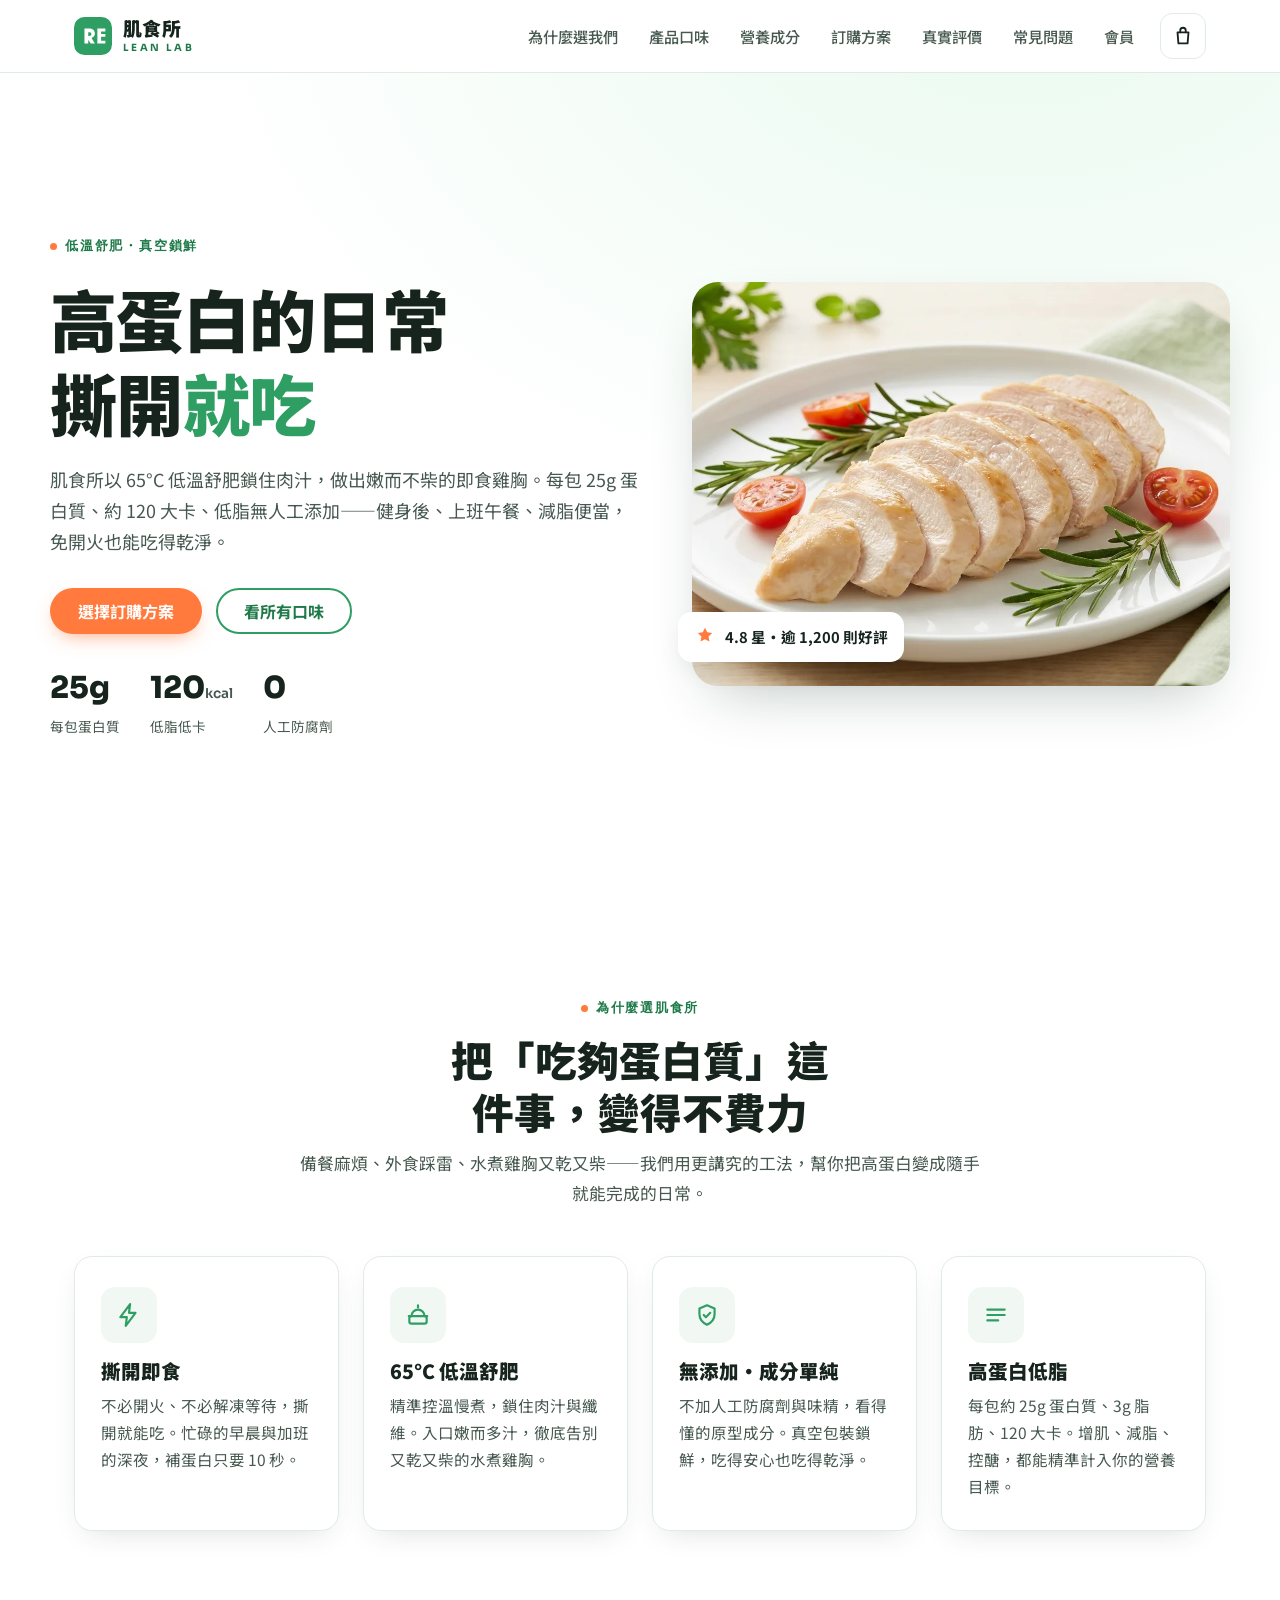
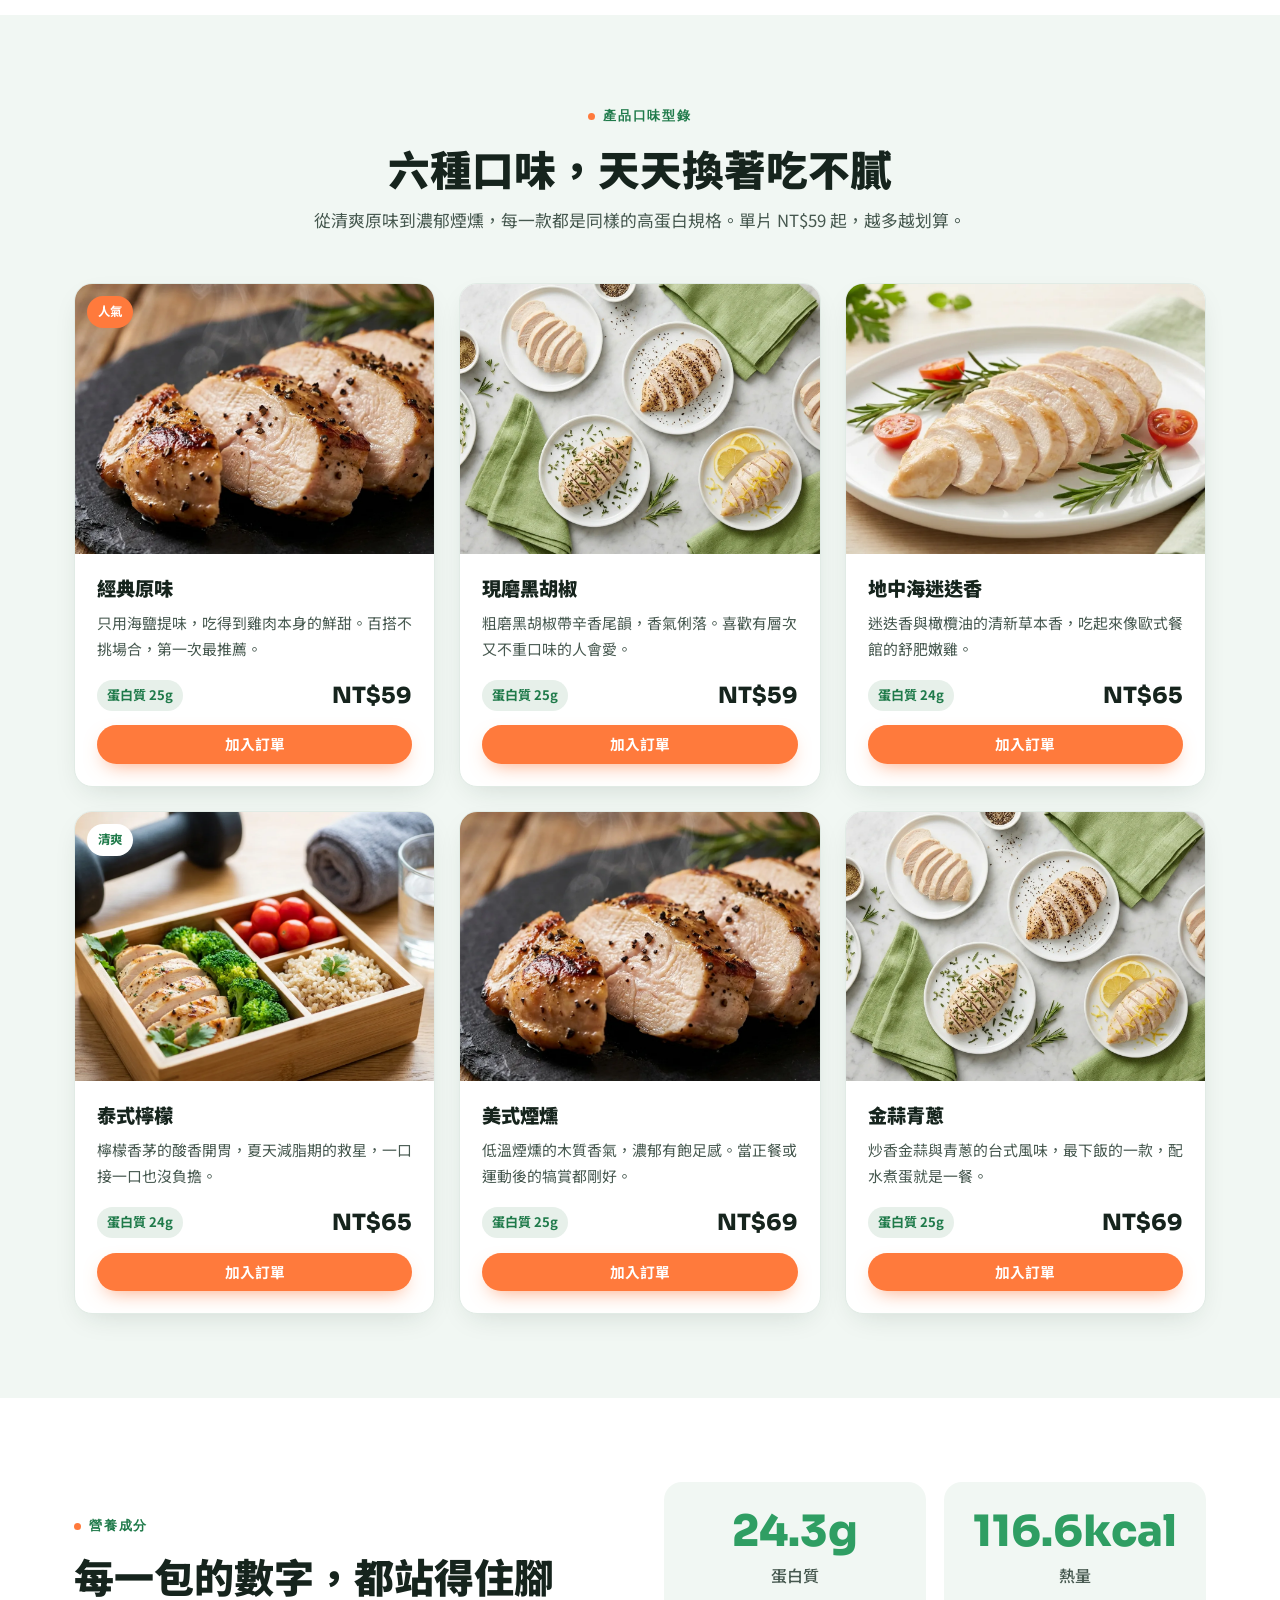
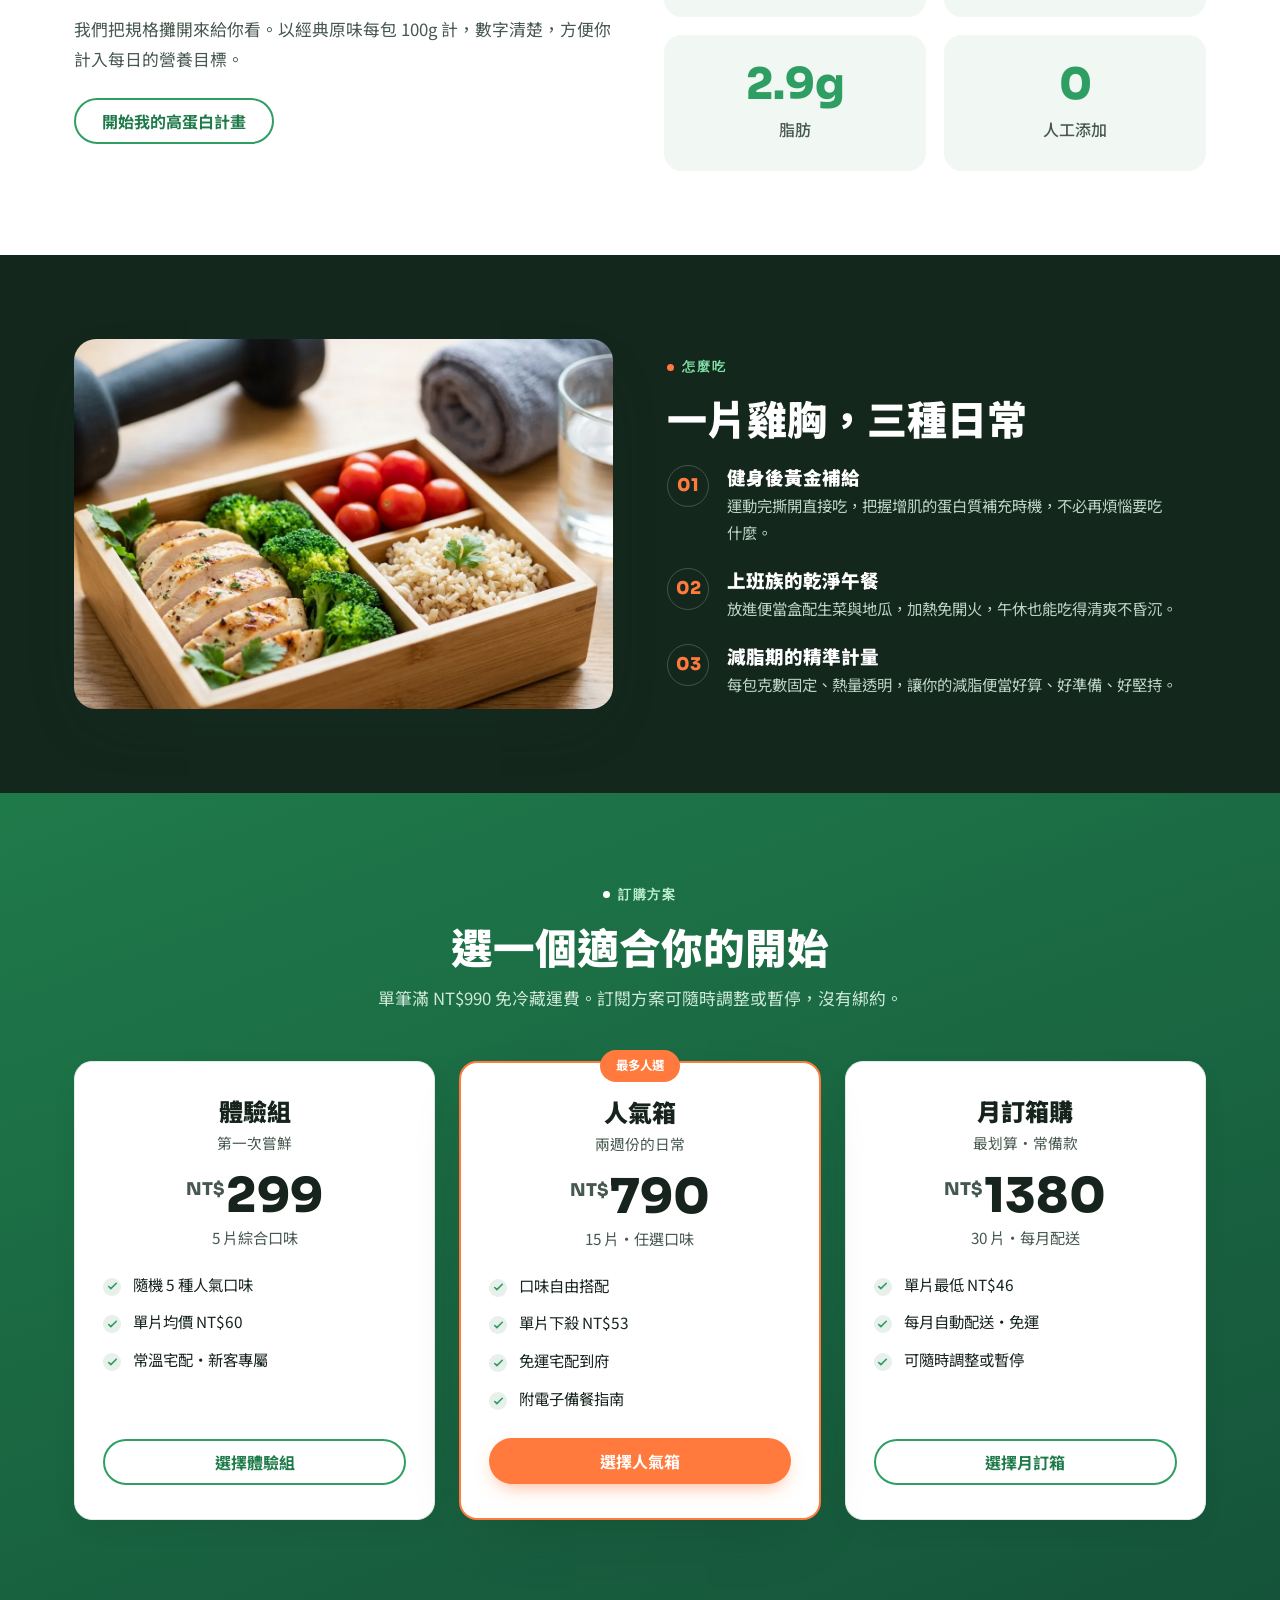
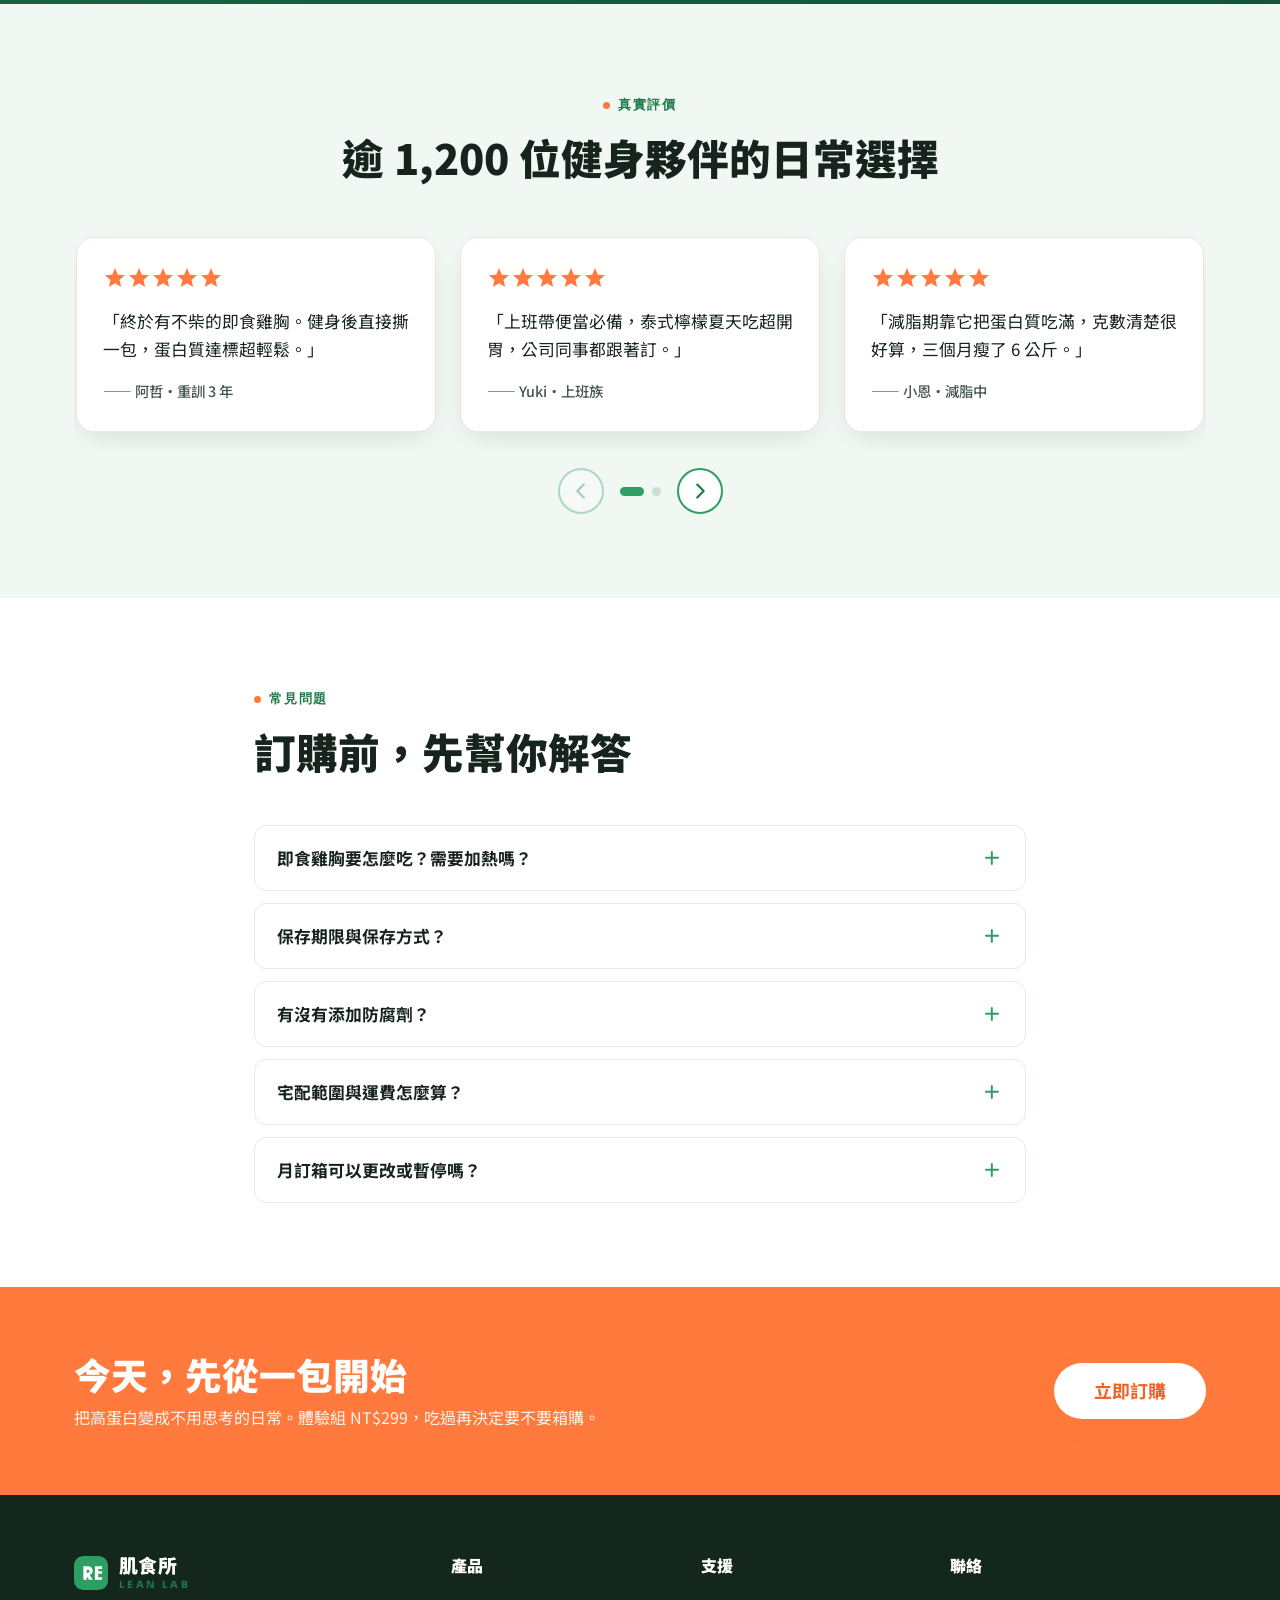
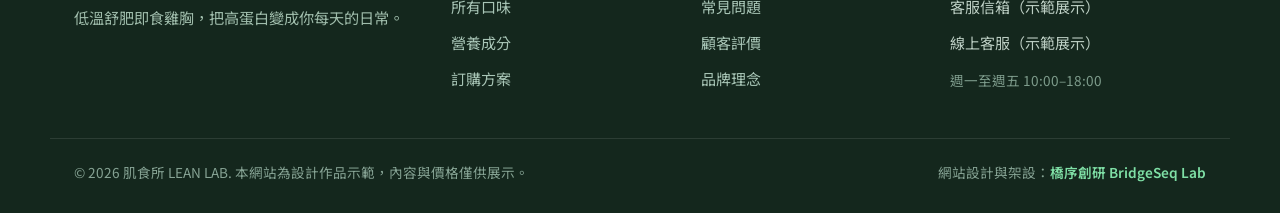
<file: index.html>
<!DOCTYPE html>
<html lang="zh-Hant">
<head>
<meta charset="UTF-8">
<meta name="viewport" content="width=device-width, initial-scale=1">
<title>肌食所 LEAN LAB｜低溫舒肥即食雞胸・高蛋白免開火</title>
<meta name="description" content="肌食所 LEAN LAB 是台灣健身族的高蛋白即食雞胸品牌。低溫舒肥鎖鮮、撕開即食、每包 25g 蛋白質、低脂無人工添加。多種口味、體驗組與箱購方案，宅配到府。">
<meta name="keywords" content="即食雞胸,舒肥雞胸,高蛋白,健身餐,減脂餐,低脂雞胸肉,雞胸肉宅配,水煮雞胸,健身便當">
<link rel="canonical" href="https://izzo24.github.io/leanlab/">
<meta property="og:type" content="website">
<meta property="og:locale" content="zh_TW">
<meta property="og:site_name" content="肌食所 LEAN LAB">
<meta property="og:title" content="肌食所 LEAN LAB｜低溫舒肥即食雞胸・高蛋白免開火">
<meta property="og:description" content="低溫舒肥鎖鮮、撕開即食、每包 25g 蛋白質、低脂無添加。健身族與上班族的高蛋白日常。">
<meta property="og:url" content="https://izzo24.github.io/leanlab/">
<meta property="og:image" content="https://izzo24.github.io/leanlab/images/hero.webp">
<meta name="twitter:card" content="summary_large_image">
<meta name="theme-color" content="#2f9e63">
<link rel="icon" href="data:image/svg+xml,%3Csvg xmlns='http://www.w3.org/2000/svg' viewBox='0 0 32 32'%3E%3Crect width='32' height='32' rx='8' fill='%232f9e63'/%3E%3Cpath d='M9 22V10h3.4c3.2 0 5 1.6 5 4.2 0 1.9-1 3.2-2.8 3.8L17.6 22h-3.5l-2.4-3.7H12V22H9zm3-6.1h.7c1.2 0 1.9-.6 1.9-1.6s-.7-1.5-1.9-1.5H12v3.1z' fill='%23fff'/%3E%3Cpath d='M19.4 22V10h7v2.5h-4v2h3.6v2.4H22.4v2.6h4.1V22h-7.1z' fill='%23fff'/%3E%3C/svg%3E">
<link rel="preconnect" href="https://fonts.googleapis.com">
<link rel="preconnect" href="https://fonts.gstatic.com" crossorigin>
<link href="https://fonts.googleapis.com/css2?family=Sora:wght@500;600;700;800&family=Noto+Sans+TC:wght@400;500;700;900&display=swap" rel="stylesheet">
<link rel="stylesheet" href="./assets/style.css?v=2">
<script type="application/ld+json">
{
  "@context": "https://schema.org",
  "@graph": [
    {
      "@type": "Organization",
      "@id": "https://izzo24.github.io/leanlab/#org",
      "name": "肌食所 LEAN LAB",
      "url": "https://izzo24.github.io/leanlab/",
      "logo": "https://izzo24.github.io/leanlab/images/hero.webp",
      "description": "台灣高蛋白即食雞胸品牌，低溫舒肥鎖鮮、撕開即食。",
      "areaServed": "TW"
    },
    {
      "@type": "WebSite",
      "@id": "https://izzo24.github.io/leanlab/#web",
      "url": "https://izzo24.github.io/leanlab/",
      "name": "肌食所 LEAN LAB",
      "inLanguage": "zh-Hant",
      "publisher": { "@id": "https://izzo24.github.io/leanlab/#org" }
    },
    {
      "@type": "Product",
      "name": "肌食所舒肥即食雞胸（綜合口味）",
      "image": "https://izzo24.github.io/leanlab/images/products.webp",
      "description": "低溫舒肥即食雞胸，每包 25g 蛋白質、約 120 大卡、低脂無人工添加，撕開即食。",
      "brand": { "@id": "https://izzo24.github.io/leanlab/#org" },
      "offers": {
        "@type": "AggregateOffer",
        "priceCurrency": "TWD",
        "lowPrice": "59",
        "highPrice": "1380",
        "offerCount": "3",
        "availability": "https://schema.org/InStock"
      },
      "aggregateRating": {
        "@type": "AggregateRating",
        "ratingValue": "4.8",
        "reviewCount": "1268"
      }
    },
    {
      "@type": "FAQPage",
      "mainEntity": [
        { "@type": "Question", "name": "即食雞胸要怎麼吃？需要加熱嗎？", "acceptedAnswer": { "@type": "Answer", "text": "撕開包裝即可直接食用。若喜歡溫熱口感，可連袋隔水加熱 3 分鐘，或剪開倒入碗中微波 40 秒。" } },
        { "@type": "Question", "name": "保存期限與保存方式？", "acceptedAnswer": { "@type": "Answer", "text": "冷藏保存，未開封可冷藏 21 天；冷凍可延長至 90 天。開封後請當餐食用完畢。" } },
        { "@type": "Question", "name": "有沒有添加防腐劑？", "acceptedAnswer": { "@type": "Answer", "text": "全系列不添加人工防腐劑與味精，以低溫舒肥與真空包裝鎖鮮，成分單純。" } },
        { "@type": "Question", "name": "宅配範圍與運費？", "acceptedAnswer": { "@type": "Answer", "text": "全台本島冷藏宅配，單筆滿 NT$990 免運，未滿酌收 NT$150 冷藏運費。離島請來訊洽詢。" } }
      ]
    },
    {
      "@type": "BreadcrumbList",
      "itemListElement": [
        { "@type": "ListItem", "position": 1, "name": "首頁", "item": "https://izzo24.github.io/leanlab/" },
        { "@type": "ListItem", "position": 2, "name": "產品口味", "item": "https://izzo24.github.io/leanlab/#products" },
        { "@type": "ListItem", "position": 3, "name": "訂購方案", "item": "https://izzo24.github.io/leanlab/#plans" }
      ]
    }
  ]
}
</script>
</head>
<body data-currency="NT$" data-ship-free="990" data-ship-fee="150">
<a class="skip" href="#main">跳至主要內容</a>

<header class="nav" id="top">
  <div class="wrap nav__in">
    <button class="burger" id="burger" aria-label="開啟選單" aria-expanded="false" aria-controls="menu"><span></span><span></span><span></span></button>
    <a class="brand" href="#top" aria-label="肌食所 LEAN LAB 首頁">
      <svg class="brand__mk" viewBox="0 0 40 40" width="38" height="38" aria-hidden="true"><rect width="40" height="40" rx="11" fill="#2f9e63"/><path d="M11 28V12h4.6c4 0 6.4 2 6.4 5.4 0 2.4-1.3 4-3.6 4.7L22 28h-4.4l-3-4.7H15V28h-4zm4-8h.9c1.5 0 2.4-.7 2.4-2s-.9-1.9-2.4-1.9H15V20z" fill="#fff"/><path d="M24.6 28V12H33v3.2h-4.5v2.6H33v3.1h-4.5V25H33v3h-8.4z" fill="#fff"/></svg>
      <span class="brand__tx"><b>肌食所</b><i>LEAN LAB</i></span>
    </a>
    <nav class="menu" id="menu" aria-label="主選單">
      <a href="#why">為什麼選我們</a>
      <a href="#products">產品口味</a>
      <a href="#nutrition">營養成分</a>
      <a href="#plans">訂購方案</a>
      <a href="#reviews">真實評價</a>
      <a href="#faq">常見問題</a>
    <a href="./member.html">會員</a></nav>
  </div>
</header>

<main id="main">

  <section class="hero">
    <div class="wrap hero__in">
      <div class="hero__copy">
        <span class="eyebrow"><span class="dot"></span>低溫舒肥・真空鎖鮮</span>
        <h1>高蛋白的日常<br>撕開<span class="hl">就吃</span></h1>
        <p class="lede">肌食所以 65°C 低溫舒肥鎖住肉汁，做出嫩而不柴的即食雞胸。每包 25g 蛋白質、約 120 大卡、低脂無人工添加——健身後、上班午餐、減脂便當，免開火也能吃得乾淨。</p>
        <div class="hero__cta">
          <a class="btn btn--cta" href="#plans">選擇訂購方案</a>
          <a class="btn btn--ghost" href="#products">看所有口味</a>
        </div>
        <ul class="trust">
          <li><strong>25g</strong><span>每包蛋白質</span></li>
          <li><strong>120<i>kcal</i></strong><span>低脂低卡</span></li>
          <li><strong>0</strong><span>人工防腐劑</span></li>
        </ul>
      </div>
      <div class="hero__media">
        <img src="./images/hero.webp" alt="舒肥即食雞胸切片擺盤，搭配迷迭香與小番茄" width="1376" height="768" fetchpriority="high">
        <div class="hero__badge">
          <svg viewBox="0 0 24 24" width="22" height="22" aria-hidden="true"><path d="M12 2l2.4 4.9 5.4.8-3.9 3.8.9 5.4-4.8-2.5-4.8 2.5.9-5.4L4.2 7.7l5.4-.8L12 2z" fill="#ff7a3c"/></svg>
          <span>4.8 星・逾 1,200 則好評</span>
        </div>
      </div>
    </div>
  </section>

  <section class="why" id="why">
    <div class="wrap">
      <header class="sec-head">
        <span class="eyebrow eyebrow--c"><span class="dot"></span>為什麼選肌食所</span>
        <h2>把「吃夠蛋白質」這件事，變得不費力</h2>
        <p>備餐麻煩、外食踩雷、水煮雞胸又乾又柴——我們用更講究的工法，幫你把高蛋白變成隨手就能完成的日常。</p>
      </header>
      <div class="grid grid--4">
        <article class="card feat">
          <span class="feat__ic"><svg viewBox="0 0 24 24" width="26" height="26" aria-hidden="true"><path d="M13 2L4 14h6l-1 8 9-12h-6l1-8z" fill="none" stroke="#2f9e63" stroke-width="2" stroke-linejoin="round"/></svg></span>
          <h3>撕開即食</h3>
          <p>不必開火、不必解凍等待，撕開就能吃。忙碌的早晨與加班的深夜，補蛋白只要 10 秒。</p>
        </article>
        <article class="card feat">
          <span class="feat__ic"><svg viewBox="0 0 24 24" width="26" height="26" aria-hidden="true"><path d="M6 13c0-3.3 2.7-6 6-6s6 2.7 6 6" fill="none" stroke="#2f9e63" stroke-width="2" stroke-linecap="round"/><path d="M12 3v2M3.5 13h2M18.5 13h2" stroke="#2f9e63" stroke-width="2" stroke-linecap="round"/><rect x="4" y="13" width="16" height="7" rx="2" fill="none" stroke="#2f9e63" stroke-width="2"/></svg></span>
          <h3>65°C 低溫舒肥</h3>
          <p>精準控溫慢煮，鎖住肉汁與纖維。入口嫩而多汁，徹底告別又乾又柴的水煮雞胸。</p>
        </article>
        <article class="card feat">
          <span class="feat__ic"><svg viewBox="0 0 24 24" width="26" height="26" aria-hidden="true"><path d="M12 3l7 3v5c0 4.4-3 8-7 10-4-2-7-5.6-7-10V6l7-3z" fill="none" stroke="#2f9e63" stroke-width="2" stroke-linejoin="round"/><path d="M9 12l2 2 4-4" fill="none" stroke="#2f9e63" stroke-width="2" stroke-linecap="round" stroke-linejoin="round"/></svg></span>
          <h3>無添加・成分單純</h3>
          <p>不加人工防腐劑與味精，看得懂的原型成分。真空包裝鎖鮮，吃得安心也吃得乾淨。</p>
        </article>
        <article class="card feat">
          <span class="feat__ic"><svg viewBox="0 0 24 24" width="26" height="26" aria-hidden="true"><path d="M4 7h16M4 12h16M4 17h10" stroke="#2f9e63" stroke-width="2" stroke-linecap="round"/></svg></span>
          <h3>高蛋白低脂</h3>
          <p>每包約 25g 蛋白質、3g 脂肪、120 大卡。增肌、減脂、控醣，都能精準計入你的營養目標。</p>
        </article>
      </div>
    </div>
  </section>

  <section class="products" id="products">
    <div class="wrap">
      <header class="sec-head">
        <span class="eyebrow eyebrow--c"><span class="dot"></span>產品口味型錄</span>
        <h2>六種口味，天天換著吃不膩</h2>
        <p>從清爽原味到濃郁煙燻，每一款都是同樣的高蛋白規格。單片 NT$59 起，越多越划算。</p>
      </header>
      <div class="grid grid--3 prod-grid">
        <article class="card prod">
          <div class="prod__img"><img src="./images/closeup.webp" alt="原味舒肥雞胸切片特寫" width="600" height="600" loading="lazy"><span class="tag tag--hot">人氣</span></div>
          <div class="prod__body">
            <h3>經典原味</h3>
            <p>只用海鹽提味，吃得到雞肉本身的鮮甜。百搭不挑場合，第一次最推薦。</p>
            <div class="prod__meta"><span class="macro">蛋白質 25g</span><span class="price">NT$59</span></div>
            <button class="btn btn--cta btn--sm add" data-name="經典原味">加入訂單</button>
          </div>
        </article>
        <article class="card prod">
          <div class="prod__img"><img src="./images/products.webp" alt="黑胡椒舒肥雞胸" width="600" height="600" loading="lazy"></div>
          <div class="prod__body">
            <h3>現磨黑胡椒</h3>
            <p>粗磨黑胡椒帶辛香尾韻，香氣俐落。喜歡有層次又不重口味的人會愛。</p>
            <div class="prod__meta"><span class="macro">蛋白質 25g</span><span class="price">NT$59</span></div>
            <button class="btn btn--cta btn--sm add" data-name="現磨黑胡椒">加入訂單</button>
          </div>
        </article>
        <article class="card prod">
          <div class="prod__img"><img src="./images/hero.webp" alt="迷迭香舒肥雞胸" width="600" height="600" loading="lazy"></div>
          <div class="prod__body">
            <h3>地中海迷迭香</h3>
            <p>迷迭香與橄欖油的清新草本香，吃起來像歐式餐館的舒肥嫩雞。</p>
            <div class="prod__meta"><span class="macro">蛋白質 24g</span><span class="price">NT$65</span></div>
            <button class="btn btn--cta btn--sm add" data-name="地中海迷迭香">加入訂單</button>
          </div>
        </article>
        <article class="card prod">
          <div class="prod__img"><img src="./images/mealprep.webp" alt="泰式檸檬舒肥雞胸" width="600" height="600" loading="lazy"><span class="tag">清爽</span></div>
          <div class="prod__body">
            <h3>泰式檸檬</h3>
            <p>檸檬香茅的酸香開胃，夏天減脂期的救星，一口接一口也沒負擔。</p>
            <div class="prod__meta"><span class="macro">蛋白質 24g</span><span class="price">NT$65</span></div>
            <button class="btn btn--cta btn--sm add" data-name="泰式檸檬">加入訂單</button>
          </div>
        </article>
        <article class="card prod">
          <div class="prod__img"><img src="./images/closeup.webp" alt="煙燻舒肥雞胸" width="600" height="600" loading="lazy"></div>
          <div class="prod__body">
            <h3>美式煙燻</h3>
            <p>低溫煙燻的木質香氣，濃郁有飽足感。當正餐或運動後的犒賞都剛好。</p>
            <div class="prod__meta"><span class="macro">蛋白質 25g</span><span class="price">NT$69</span></div>
            <button class="btn btn--cta btn--sm add" data-name="美式煙燻">加入訂單</button>
          </div>
        </article>
        <article class="card prod">
          <div class="prod__img"><img src="./images/products.webp" alt="蒜香舒肥雞胸" width="600" height="600" loading="lazy"></div>
          <div class="prod__body">
            <h3>金蒜青蔥</h3>
            <p>炒香金蒜與青蔥的台式風味，最下飯的一款，配水煮蛋就是一餐。</p>
            <div class="prod__meta"><span class="macro">蛋白質 25g</span><span class="price">NT$69</span></div>
            <button class="btn btn--cta btn--sm add" data-name="金蒜青蔥">加入訂單</button>
          </div>
        </article>
      </div>
    </div>
  </section>

  <section class="nutrition" id="nutrition">
    <div class="wrap nutrition__in">
      <div class="nutrition__copy">
        <span class="eyebrow eyebrow--c"><span class="dot"></span>營養成分</span>
        <h2>每一包的數字，都站得住腳</h2>
        <p>我們把規格攤開來給你看。以經典原味每包 100g 計，數字清楚，方便你計入每日的營養目標。</p>
        <a class="btn btn--ghost" href="#plans">開始我的高蛋白計畫</a>
      </div>
      <div class="stats" id="stats">
        <div class="stat"><b class="num" data-to="25" data-suffix="g">0</b><span>蛋白質</span></div>
        <div class="stat"><b class="num" data-to="120" data-suffix="kcal">0</b><span>熱量</span></div>
        <div class="stat"><b class="num" data-to="3" data-suffix="g">0</b><span>脂肪</span></div>
        <div class="stat"><b class="num" data-to="0" data-suffix="">0</b><span>人工添加</span></div>
      </div>
    </div>
  </section>

  <section class="usecase">
    <div class="wrap usecase__in">
      <div class="usecase__media">
        <img src="./images/mealprep.webp" alt="高蛋白備餐便當盒，搭配雞胸、花椰菜與糙米飯" width="1376" height="768" loading="lazy">
      </div>
      <div class="usecase__copy">
        <span class="eyebrow eyebrow--c"><span class="dot"></span>怎麼吃</span>
        <h2>一片雞胸，三種日常</h2>
        <ul class="steps">
          <li><span class="steps__n">01</span><div><h3>健身後黃金補給</h3><p>運動完撕開直接吃，把握增肌的蛋白質補充時機，不必再煩惱要吃什麼。</p></div></li>
          <li><span class="steps__n">02</span><div><h3>上班族的乾淨午餐</h3><p>放進便當盒配生菜與地瓜，加熱免開火，午休也能吃得清爽不昏沉。</p></div></li>
          <li><span class="steps__n">03</span><div><h3>減脂期的精準計量</h3><p>每包克數固定、熱量透明，讓你的減脂便當好算、好準備、好堅持。</p></div></li>
        </ul>
      </div>
    </div>
  </section>

  <section class="plans" id="plans">
    <div class="wrap">
      <header class="sec-head sec-head--light">
        <span class="eyebrow eyebrow--w"><span class="dot"></span>訂購方案</span>
        <h2>選一個適合你的開始</h2>
        <p>單筆滿 NT$990 免冷藏運費。訂閱方案可隨時調整或暫停，沒有綁約。</p>
      </header>
      <div class="grid grid--3 plan-grid">
        <article class="card plan">
          <h3>體驗組</h3>
          <p class="plan__sub">第一次嘗鮮</p>
          <div class="plan__price"><span>NT$</span>299</div>
          <p class="plan__note">5 片綜合口味</p>
          <ul class="ticks">
            <li>隨機 5 種人氣口味</li>
            <li>單片均價 NT$60</li>
            <li>常溫宅配・新客專屬</li>
          </ul>
          <button class="btn btn--ghost btn--block add" data-name="體驗組（5片）">選擇體驗組</button>
        </article>
        <article class="card plan plan--featured">
          <span class="plan__flag">最多人選</span>
          <h3>人氣箱</h3>
          <p class="plan__sub">兩週份的日常</p>
          <div class="plan__price"><span>NT$</span>790</div>
          <p class="plan__note">15 片・任選口味</p>
          <ul class="ticks">
            <li>口味自由搭配</li>
            <li>單片下殺 NT$53</li>
            <li>免運宅配到府</li>
            <li>附電子備餐指南</li>
          </ul>
          <button class="btn btn--cta btn--block add" data-name="人氣箱（15片）">選擇人氣箱</button>
        </article>
        <article class="card plan">
          <h3>月訂箱購</h3>
          <p class="plan__sub">最划算・常備款</p>
          <div class="plan__price"><span>NT$</span>1380</div>
          <p class="plan__note">30 片・每月配送</p>
          <ul class="ticks">
            <li>單片最低 NT$46</li>
            <li>每月自動配送・免運</li>
            <li>可隨時調整或暫停</li>
          </ul>
          <button class="btn btn--ghost btn--block add" data-name="月訂箱購（30片）">選擇月訂箱</button>
        </article>
      </div>
    </div>
  </section>

  <section class="reviews" id="reviews">
    <div class="wrap">
      <header class="sec-head">
        <span class="eyebrow eyebrow--c"><span class="dot"></span>真實評價</span>
        <h2>逾 1,200 位健身夥伴的日常選擇</h2>
      </header>
      <div class="rev-track" id="revTrack">
        <figure class="card rev"><div class="stars" data-rating="5" role="img" aria-label="五顆星評價"></div><blockquote>「終於有不柴的即食雞胸。健身後直接撕一包，蛋白質達標超輕鬆。」</blockquote><figcaption>—— 阿哲・重訓 3 年</figcaption></figure>
        <figure class="card rev"><div class="stars" data-rating="5" role="img" aria-label="五顆星評價"></div><blockquote>「上班帶便當必備，泰式檸檬夏天吃超開胃，公司同事都跟著訂。」</blockquote><figcaption>—— Yuki・上班族</figcaption></figure>
        <figure class="card rev"><div class="stars" data-rating="5" role="img" aria-label="五顆星評價"></div><blockquote>「減脂期靠它把蛋白質吃滿，克數清楚很好算，三個月瘦了 6 公斤。」</blockquote><figcaption>—— 小恩・減脂中</figcaption></figure>
        <figure class="card rev"><div class="stars" data-rating="4" role="img" aria-label="四顆星評價"></div><blockquote>「煙燻口味很香，份量剛好。希望之後出更多新口味！」</blockquote><figcaption>—— Marcus・馬拉松跑者</figcaption></figure>
      </div>
      <div class="rev-dots" id="revDots" aria-hidden="true"></div>
    </div>
  </section>

  <section class="faq" id="faq">
    <div class="wrap faq__in">
      <header class="sec-head sec-head--left">
        <span class="eyebrow eyebrow--c"><span class="dot"></span>常見問題</span>
        <h2>訂購前，先幫你解答</h2>
      </header>
      <div class="acc" id="acc">
        <div class="acc__item"><button class="acc__q" aria-expanded="false">即食雞胸要怎麼吃？需要加熱嗎？<span class="acc__ic" aria-hidden="true"></span></button><div class="acc__a"><p>撕開包裝即可直接食用。若喜歡溫熱口感，可連袋隔水加熱 3 分鐘，或剪開倒入碗中微波約 40 秒。</p></div></div>
        <div class="acc__item"><button class="acc__q" aria-expanded="false">保存期限與保存方式？<span class="acc__ic" aria-hidden="true"></span></button><div class="acc__a"><p>請冷藏保存。未開封冷藏可放 21 天，冷凍可延長至 90 天；開封後請於當餐食用完畢。</p></div></div>
        <div class="acc__item"><button class="acc__q" aria-expanded="false">有沒有添加防腐劑？<span class="acc__ic" aria-hidden="true"></span></button><div class="acc__a"><p>全系列不添加人工防腐劑與味精，以低溫舒肥與真空包裝鎖鮮，成分單純看得懂。</p></div></div>
        <div class="acc__item"><button class="acc__q" aria-expanded="false">宅配範圍與運費怎麼算？<span class="acc__ic" aria-hidden="true"></span></button><div class="acc__a"><p>全台本島冷藏宅配，單筆滿 NT$990 免運，未滿酌收 NT$150 冷藏運費。離島配送請來訊洽詢。</p></div></div>
        <div class="acc__item"><button class="acc__q" aria-expanded="false">月訂箱可以更改或暫停嗎？<span class="acc__ic" aria-hidden="true"></span></button><div class="acc__a"><p>可以。月訂方案沒有綁約，於每次出貨前 3 天皆可於會員後台調整口味、延後或暫停配送。</p></div></div>
      </div>
    </div>
  </section>

  <section class="cta-band">
    <div class="wrap cta-band__in">
      <div>
        <h2>今天，先從一包開始</h2>
        <p>把高蛋白變成不用思考的日常。體驗組 NT$299，吃過再決定要不要箱購。</p>
      </div>
      <a class="btn btn--cta btn--lg" href="#plans">立即訂購</a>
    </div>
  </section>

</main>

<footer class="foot">
  <div class="wrap foot__in">
    <div class="foot__brand">
      <a class="brand brand--foot" href="#top" aria-label="肌食所 LEAN LAB">
        <svg class="brand__mk" viewBox="0 0 40 40" width="34" height="34" aria-hidden="true"><rect width="40" height="40" rx="11" fill="#2f9e63"/><path d="M11 28V12h4.6c4 0 6.4 2 6.4 5.4 0 2.4-1.3 4-3.6 4.7L22 28h-4.4l-3-4.7H15V28h-4zm4-8h.9c1.5 0 2.4-.7 2.4-2s-.9-1.9-2.4-1.9H15V20z" fill="#fff"/><path d="M24.6 28V12H33v3.2h-4.5v2.6H33v3.1h-4.5V25H33v3h-8.4z" fill="#fff"/></svg>
        <span class="brand__tx"><b>肌食所</b><i>LEAN LAB</i></span>
      </a>
      <p>低溫舒肥即食雞胸，把高蛋白變成你每天的日常。</p>
    </div>
    <nav class="foot__col" aria-label="產品">
      <h4>產品</h4>
      <a href="#products">所有口味</a>
      <a href="#nutrition">營養成分</a>
      <a href="#plans">訂購方案</a>
    </nav>
    <nav class="foot__col" aria-label="支援">
      <h4>支援</h4>
      <a href="#faq">常見問題</a>
      <a href="#reviews">顧客評價</a>
      <a href="#why">品牌理念</a>
    </nav>
    <div class="foot__col">
      <h4>聯絡</h4>
      <span class="foot__static">客服信箱（示範展示）</span>
      <span class="foot__static">線上客服（示範展示）</span>
      <p class="foot__hours">週一至週五 10:00–18:00</p>
    </div>
  </div>
  <div class="wrap foot__btm">
    <small>© 2026 肌食所 LEAN LAB. 本網站為設計作品示範，內容與價格僅供展示。</small>
    <small class="foot__credit">網站設計與架設：<a href="https://bridgeseqlab.com" target="_blank" rel="noopener">橋序創研 BridgeSeq Lab</a></small>
  </div>
</footer>

<button class="totop" id="totop" aria-label="回到頂端">
  <svg viewBox="0 0 24 24" width="22" height="22" aria-hidden="true"><path d="M12 19V6M6 12l6-6 6 6" fill="none" stroke="currentColor" stroke-width="2.2" stroke-linecap="round" stroke-linejoin="round"/></svg>
</button>

<div class="toast" id="toast" role="status" aria-live="polite"></div>

<script src="./assets/app.js" defer></script>
</body>
</html>
</file>
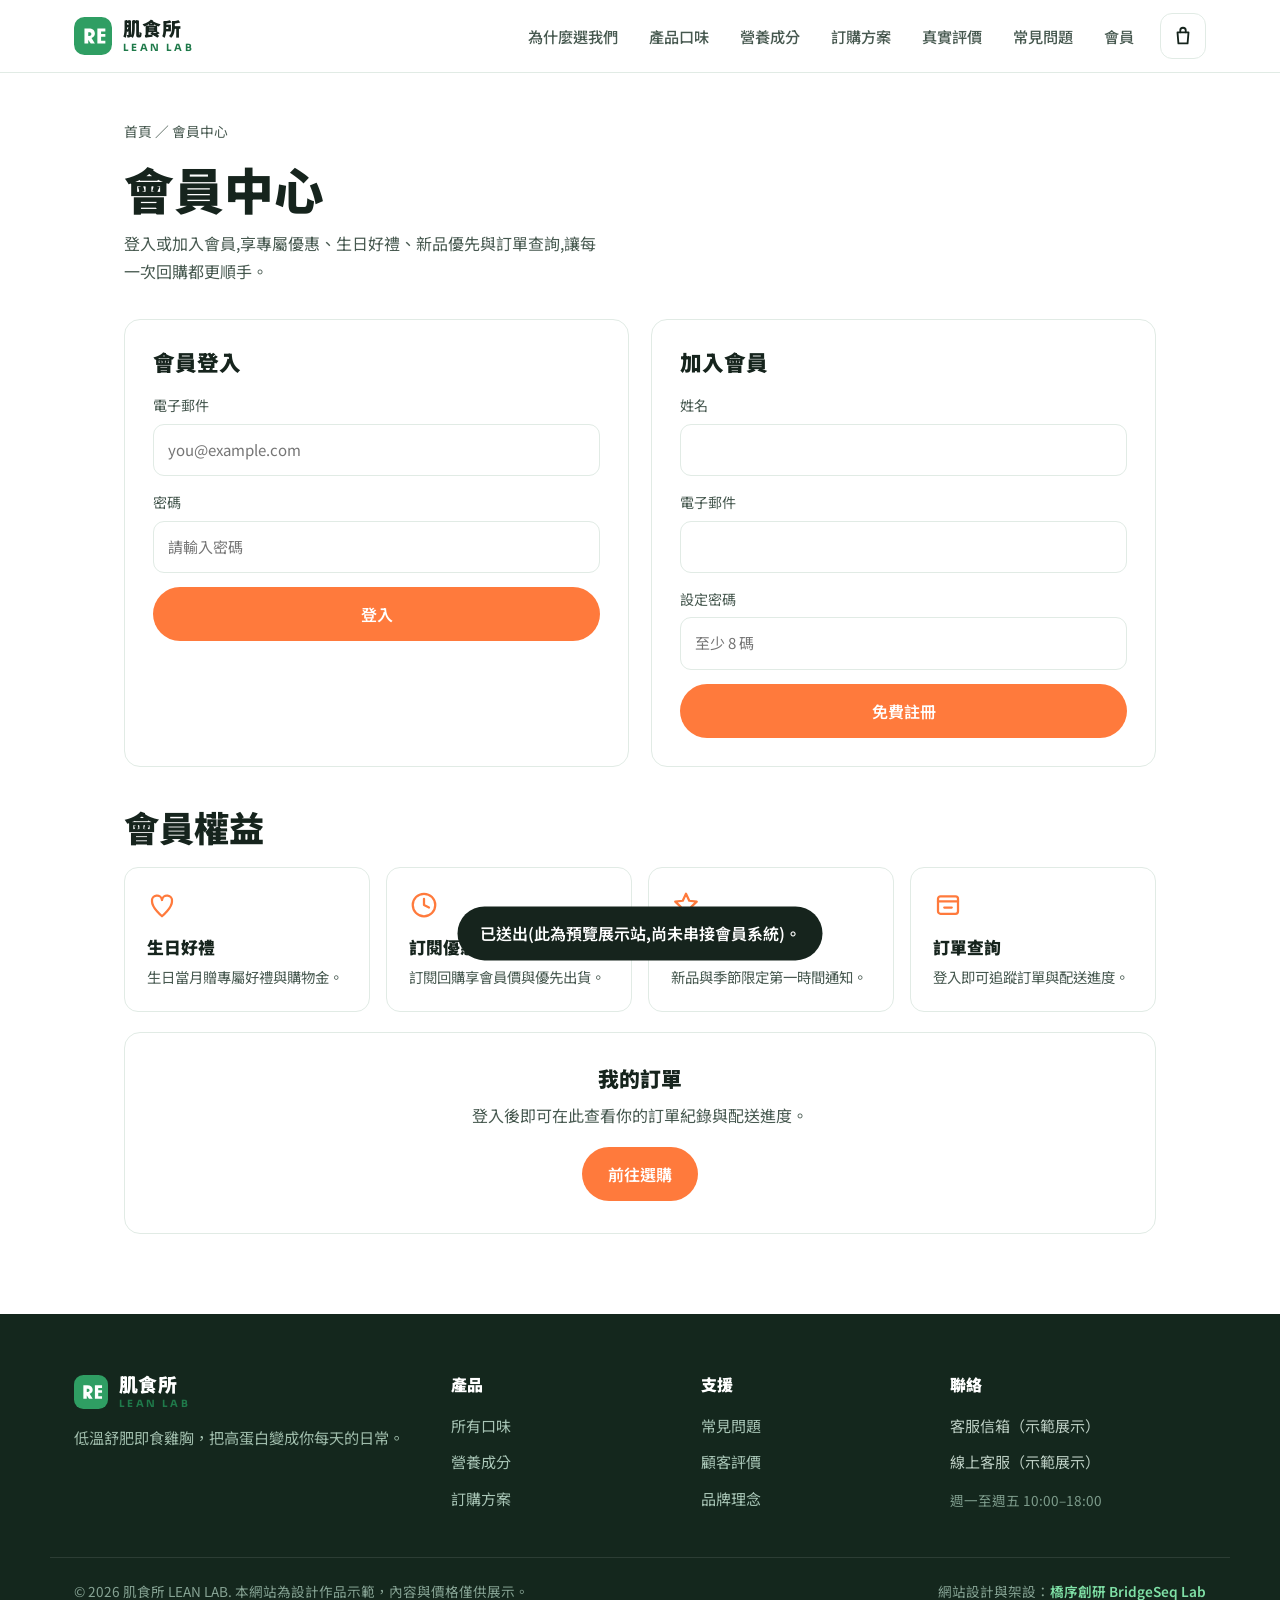
<file: member.html>
<!DOCTYPE html>
<html lang="zh-Hant">
<head>
<meta charset="UTF-8">
<meta name="viewport" content="width=device-width, initial-scale=1">
<title>會員中心｜登入・註冊與訂單查詢 — 肌食所 LEAN LAB</title>
<meta name="description" content="肌食所 LEAN LAB 會員中心:登入或加入會員,享專屬優惠、生日好禮、新品優先與訂單查詢,管理你的訂購紀錄。">
<meta name="keywords" content="即食雞胸,舒肥雞胸,高蛋白,健身餐,減脂餐,低脂雞胸肉,雞胸肉宅配,水煮雞胸,健身便當">
<link rel="canonical" href="https://izzo24.github.io/leanlab/member.html">
<meta property="og:type" content="website">
<meta property="og:locale" content="zh_TW">
<meta property="og:site_name" content="肌食所 LEAN LAB">
<meta property="og:title" content="會員中心 — 肌食所 LEAN LAB">
<meta property="og:description" content="登入或加入會員,享專屬優惠與訂單查詢。">
<meta property="og:url" content="https://izzo24.github.io/leanlab/member.html">
<meta property="og:image" content="https://izzo24.github.io/leanlab/images/hero.webp">
<meta name="twitter:card" content="summary_large_image">
<meta name="theme-color" content="#2f9e63">
<link rel="icon" href="data:image/svg+xml,%3Csvg xmlns='http://www.w3.org/2000/svg' viewBox='0 0 32 32'%3E%3Crect width='32' height='32' rx='8' fill='%232f9e63'/%3E%3Cpath d='M9 22V10h3.4c3.2 0 5 1.6 5 4.2 0 1.9-1 3.2-2.8 3.8L17.6 22h-3.5l-2.4-3.7H12V22H9zm3-6.1h.7c1.2 0 1.9-.6 1.9-1.6s-.7-1.5-1.9-1.5H12v3.1z' fill='%23fff'/%3E%3Cpath d='M19.4 22V10h7v2.5h-4v2h3.6v2.4H22.4v2.6h4.1V22h-7.1z' fill='%23fff'/%3E%3C/svg%3E">
<link rel="preconnect" href="https://fonts.googleapis.com">
<link rel="preconnect" href="https://fonts.gstatic.com" crossorigin>
<link href="https://fonts.googleapis.com/css2?family=Sora:wght@500;600;700;800&family=Noto+Sans+TC:wght@400;500;700;900&display=swap" rel="stylesheet">
<link rel="stylesheet" href="./assets/style.css?v=2">
<script type="application/ld+json">{"@context":"https://schema.org","@graph":[{"@type":"BreadcrumbList","itemListElement":[{"@type":"ListItem","position":1,"name":"首頁","item":"https://izzo24.github.io/leanlab/"},{"@type":"ListItem","position":2,"name":"會員中心","item":"https://izzo24.github.io/leanlab/member.html"}]},{"@type":"WebPage","name":"會員中心 — 肌食所 LEAN LAB","url":"https://izzo24.github.io/leanlab/member.html","inLanguage":"zh-Hant"}]}</script>
<style>
:root{--mc-acc:var(--orange,var(--accent,var(--clay,var(--pink,var(--green,var(--gold,var(--rust,var(--brand,#c8772f))))))));--mc-ink:var(--ink,#23211e);--mc-mut:var(--ink-2,var(--muted,var(--grey,#6b675f)));--mc-bg:var(--panel,var(--card,var(--paper-2,var(--bg-alt,#fff))));--mc-line:var(--line,#e2ddd2)}
.mc{max-width:1080px;margin:0 auto;padding:46px 24px 80px;color:var(--mc-ink)}
.mc__crumb{font-size:.86rem;color:var(--mc-mut);margin-bottom:14px}.mc__crumb a{color:var(--mc-mut)}
.mc h1{font-size:clamp(2rem,5vw,3.1rem);margin:0 0 10px;font-family:var(--display,inherit)}
.mc__sub{color:var(--mc-mut);max-width:54ch;margin-bottom:34px}
.mc__grid{display:grid;grid-template-columns:1fr 1fr;gap:22px;margin-bottom:18px}
.mc__card{background:var(--mc-bg);border:1.5px solid var(--mc-line);border-radius:16px;padding:28px}
.mc__card h2{font-size:1.35rem;margin:0 0 18px;font-family:var(--display,inherit)}
.mc__card label{display:block;font-size:.88rem;margin-bottom:14px;color:var(--mc-mut)}
.mc__card input{display:block;width:100%;margin-top:6px;padding:12px 14px;border:1.5px solid var(--mc-line);border-radius:11px;background:var(--bg,#fff);font:inherit;font-size:15px;color:var(--mc-ink)}
.mc__card input:focus{outline:none;border-color:var(--mc-acc)}
.mc__btn{display:inline-flex;align-items:center;justify-content:center;gap:8px;background:var(--mc-acc);color:#fff;border:none;border-radius:999px;padding:13px 26px;font:inherit;font-weight:600;cursor:pointer;text-decoration:none}
.mc__btn--block{width:100%}
.mc__h2{font-size:clamp(1.5rem,4vw,2.2rem);margin:38px 0 18px;font-family:var(--display,inherit)}
.mc__bn{display:grid;grid-template-columns:repeat(4,1fr);gap:16px}
.mc__b{background:var(--mc-bg);border:1.5px solid var(--mc-line);border-radius:14px;padding:22px}
.mc__b svg{width:30px;height:30px;margin-bottom:10px;color:var(--mc-acc)}
.mc__b h3{font-size:1.05rem;margin:0 0 6px;font-family:var(--display,inherit)}
.mc__b p{font-size:.9rem;color:var(--mc-mut);margin:0}
.mc__orders{margin-top:20px;background:var(--mc-bg);border:1.5px solid var(--mc-line);border-radius:16px;padding:32px;text-align:center}
.mc__orders h2{font-size:1.3rem;margin:0 0 10px;font-family:var(--display,inherit)}.mc__orders p{color:var(--mc-mut);margin:0 0 18px}
.mc__toast{position:fixed;left:50%;bottom:26px;transform:translate(-50%,160%);background:var(--mc-ink);color:#fff;padding:13px 22px;border-radius:999px;font-weight:600;z-index:500;transition:transform .4s}
.mc__toast.show{transform:translate(-50%,0)}
@media(max-width:760px){.mc__grid{grid-template-columns:1fr}.mc__bn{grid-template-columns:1fr 1fr}}
@media(max-width:480px){.mc__bn{grid-template-columns:1fr}}
</style>
</head>
<body data-currency="NT$" data-ship-free="990" data-ship-fee="150">
<a class="skip" href="./index.html#main">跳至主要內容</a>

<header class="nav" id="top">
  <div class="wrap nav__in">
    <button class="burger" id="burger" aria-label="開啟選單" aria-expanded="false" aria-controls="menu"><span></span><span></span><span></span></button>
    <a class="brand" href="./index.html#top" aria-label="肌食所 LEAN LAB 首頁">
      <svg class="brand__mk" viewBox="0 0 40 40" width="38" height="38" aria-hidden="true"><rect width="40" height="40" rx="11" fill="#2f9e63"/><path d="M11 28V12h4.6c4 0 6.4 2 6.4 5.4 0 2.4-1.3 4-3.6 4.7L22 28h-4.4l-3-4.7H15V28h-4zm4-8h.9c1.5 0 2.4-.7 2.4-2s-.9-1.9-2.4-1.9H15V20z" fill="#fff"/><path d="M24.6 28V12H33v3.2h-4.5v2.6H33v3.1h-4.5V25H33v3h-8.4z" fill="#fff"/></svg>
      <span class="brand__tx"><b>肌食所</b><i>LEAN LAB</i></span>
    </a>
    <nav class="menu" id="menu" aria-label="主選單">
      <a href="./index.html#why">為什麼選我們</a>
      <a href="./index.html#products">產品口味</a>
      <a href="./index.html#nutrition">營養成分</a>
      <a href="./index.html#plans">訂購方案</a>
      <a href="./index.html#reviews">真實評價</a>
      <a href="./index.html#faq">常見問題</a>
    <a href="./member.html" aria-current="page">會員</a></nav>
  </div>
</header>

<main id="main">
<section class="mc">
  <p class="mc__crumb"><a href="./index.html">首頁</a> ／ 會員中心</p>
  <h1>會員中心</h1>
  <p class="mc__sub">登入或加入會員,享專屬優惠、生日好禮、新品優先與訂單查詢,讓每一次回購都更順手。</p>
  <div class="mc__grid">
    <div class="mc__card"><h2>會員登入</h2><form data-demo><label>電子郵件<input type="email" required autocomplete="email" placeholder="you@example.com"></label><label>密碼<input type="password" required autocomplete="current-password" placeholder="請輸入密碼"></label><button class="mc__btn mc__btn--block" type="submit">登入</button></form></div>
    <div class="mc__card"><h2>加入會員</h2><form data-demo><label>姓名<input type="text" required autocomplete="name"></label><label>電子郵件<input type="email" required autocomplete="email"></label><label>設定密碼<input type="password" required autocomplete="new-password" placeholder="至少 8 碼"></label><button class="mc__btn mc__btn--block" type="submit">免費註冊</button></form></div>
  </div>
  <h2 class="mc__h2">會員權益</h2>
  <div class="mc__bn">
    <div class="mc__b"><svg viewBox="0 0 24 24" fill="none" stroke="currentColor" stroke-width="1.8" stroke-linecap="round" stroke-linejoin="round"><path d="M12 21S4 14.5 4 9a4 4 0 0 1 8-1 4 4 0 0 1 8 1c0 5.5-8 12-8 12z"/></svg><h3>生日好禮</h3><p>生日當月贈專屬好禮與購物金。</p></div>
    <div class="mc__b"><svg viewBox="0 0 24 24" fill="none" stroke="currentColor" stroke-width="1.8" stroke-linecap="round" stroke-linejoin="round"><circle cx="12" cy="12" r="9"/><path d="M12 7v5l4 2"/></svg><h3>訂閱優惠</h3><p>訂閱回購享會員價與優先出貨。</p></div>
    <div class="mc__b"><svg viewBox="0 0 24 24" fill="none" stroke="currentColor" stroke-width="1.8" stroke-linecap="round" stroke-linejoin="round"><path d="M12 3l2.6 5.6 6 .7-4.4 4.2 1.1 6L12 16.8 6.7 19.5l1.1-6L3.4 9.3l6-.7z"/></svg><h3>新品優先</h3><p>新品與季節限定第一時間通知。</p></div>
    <div class="mc__b"><svg viewBox="0 0 24 24" fill="none" stroke="currentColor" stroke-width="1.8" stroke-linecap="round" stroke-linejoin="round"><rect x="4" y="5" width="16" height="14" rx="2"/><path d="M4 9h16M9 14h6"/></svg><h3>訂單查詢</h3><p>登入即可追蹤訂單與配送進度。</p></div>
  </div>
  <div class="mc__orders"><h2>我的訂單</h2><p>登入後即可在此查看你的訂單紀錄與配送進度。</p><a class="mc__btn" href="./index.html#shop">前往選購</a></div>
</section>
</main>
<div class="mc__toast" id="mcToast" role="status" aria-live="polite">已送出(此為預覽展示站,尚未串接會員系統)。</div>

<footer class="foot">
  <div class="wrap foot__in">
    <div class="foot__brand">
      <a class="brand brand--foot" href="./index.html#top" aria-label="肌食所 LEAN LAB">
        <svg class="brand__mk" viewBox="0 0 40 40" width="34" height="34" aria-hidden="true"><rect width="40" height="40" rx="11" fill="#2f9e63"/><path d="M11 28V12h4.6c4 0 6.4 2 6.4 5.4 0 2.4-1.3 4-3.6 4.7L22 28h-4.4l-3-4.7H15V28h-4zm4-8h.9c1.5 0 2.4-.7 2.4-2s-.9-1.9-2.4-1.9H15V20z" fill="#fff"/><path d="M24.6 28V12H33v3.2h-4.5v2.6H33v3.1h-4.5V25H33v3h-8.4z" fill="#fff"/></svg>
        <span class="brand__tx"><b>肌食所</b><i>LEAN LAB</i></span>
      </a>
      <p>低溫舒肥即食雞胸，把高蛋白變成你每天的日常。</p>
    </div>
    <nav class="foot__col" aria-label="產品">
      <h4>產品</h4>
      <a href="./index.html#products">所有口味</a>
      <a href="./index.html#nutrition">營養成分</a>
      <a href="./index.html#plans">訂購方案</a>
    </nav>
    <nav class="foot__col" aria-label="支援">
      <h4>支援</h4>
      <a href="./index.html#faq">常見問題</a>
      <a href="./index.html#reviews">顧客評價</a>
      <a href="./index.html#why">品牌理念</a>
    </nav>
    <div class="foot__col">
      <h4>聯絡</h4>
      <span class="foot__static">客服信箱（示範展示）</span>
      <span class="foot__static">線上客服（示範展示）</span>
      <p class="foot__hours">週一至週五 10:00–18:00</p>
    </div>
  </div>
  <div class="wrap foot__btm">
    <small>© 2026 肌食所 LEAN LAB. 本網站為設計作品示範，內容與價格僅供展示。</small>
    <small class="foot__credit">網站設計與架設：<a href="https://bridgeseqlab.com" target="_blank" rel="noopener">橋序創研 BridgeSeq Lab</a></small>
  </div>
</footer>

<button class="totop" id="totop" aria-label="回到頂端">
  <svg viewBox="0 0 24 24" width="22" height="22" aria-hidden="true"><path d="M12 19V6M6 12l6-6 6 6" fill="none" stroke="currentColor" stroke-width="2.2" stroke-linecap="round" stroke-linejoin="round"/></svg>
</button>

<div class="toast" id="toast" role="status" aria-live="polite"></div>

<script src="./assets/app.js" defer></script>
<script>document.addEventListener("DOMContentLoaded",function(){var t=document.getElementById("mcToast");document.querySelectorAll("form[data-demo]").forEach(function(f){f.addEventListener("submit",function(e){e.preventDefault();if(t){t.classList.add("show");clearTimeout(t._t);t._t=setTimeout(function(){t.classList.remove("show");},3200);}f.reset();});});});</script>
</body>
</html>
</file>
<file: assets/style.css>
:root{
  --bg:#ffffff; --ink:#16241d; --ink-2:#46584f; --green:#2f9e63; --green-d:#1f7a4a;
  --orange:#ff7a3c; --orange-d:#ef6322; --mist:#f1f7f3; --mist-2:#e7f0ea; --line:#e1ebe5;
  --dark:#14271d; --r:18px; --r-sm:12px; --maxw:1180px;
  --shadow:0 10px 30px -12px rgba(20,50,35,.18); --shadow-lg:0 24px 60px -24px rgba(20,50,35,.32);
  --sora:"Sora",system-ui,sans-serif; --tc:"Noto Sans TC",system-ui,sans-serif;
}
*{box-sizing:border-box;margin:0;padding:0}
html{scroll-behavior:smooth;-webkit-text-size-adjust:100%}
body{font-family:var(--tc);color:var(--ink);background:var(--bg);line-height:1.75;font-weight:400;overflow-x:hidden}
img{max-width:100%;height:auto;display:block}
a{color:inherit;text-decoration:none}
h1,h2,h3,h4{line-height:1.25;text-wrap:balance;font-weight:900}
p{text-wrap:pretty}
.wrap{width:100%;max-width:var(--maxw);margin:0 auto;padding:0 24px}
.skip{position:absolute;left:-999px;top:0;background:var(--green);color:#fff;padding:10px 16px;border-radius:0 0 10px 0;z-index:200}
.skip:focus{left:0}

/* buttons */
.btn{display:inline-flex;align-items:center;justify-content:center;gap:8px;font-family:var(--tc);font-weight:700;font-size:1rem;padding:13px 26px;border-radius:999px;border:2px solid transparent;cursor:pointer;transition:.22s ease;white-space:nowrap;line-height:1}
.btn--cta{background:var(--orange);color:#fff;box-shadow:0 8px 20px -8px rgba(255,122,60,.7)}
.btn--cta:hover{background:var(--orange-d);transform:translateY(-2px)}
.btn--ghost{background:transparent;color:var(--green-d);border-color:var(--green)}
.btn--ghost:hover{background:var(--green);color:#fff}
.btn--sm{padding:10px 18px;font-size:.92rem}
.btn--lg{padding:17px 38px;font-size:1.12rem}
.btn--block{width:100%}

/* eyebrow / headings */
.eyebrow{display:inline-flex;align-items:center;gap:8px;font-family:var(--sora);font-weight:700;font-size:.8rem;letter-spacing:.14em;text-transform:uppercase;color:var(--green-d)}
.eyebrow .dot{width:7px;height:7px;border-radius:50%;background:var(--orange);display:inline-block}
.eyebrow--w{color:#bff0d3}.eyebrow--w .dot{background:#fff}
.sec-head{max-width:680px;margin:0 auto 48px;text-align:center}
.sec-head--left{text-align:left;margin-left:0}
.sec-head h2{font-size:clamp(1.7rem,3.6vw,2.6rem);margin:14px 0 12px}
.sec-head p{color:var(--ink-2);font-size:1.05rem}
.sec-head--light h2{color:#fff}.sec-head--light p{color:#cfe9da}

/* nav */
.nav{position:sticky;top:0;z-index:100;background:rgba(255,255,255,.88);backdrop-filter:blur(12px);border-bottom:1px solid var(--line)}
.nav__in{display:flex;align-items:center;gap:20px;height:72px}
.brand{display:flex;align-items:center;gap:11px}
.brand__tx{display:flex;flex-direction:column;line-height:1.1;gap:4px}
.brand__tx b{font-size:1.18rem;font-weight:900;letter-spacing:.02em}
.brand__tx i{font-family:var(--sora);font-style:normal;font-weight:700;font-size:.62rem;letter-spacing:.24em;color:var(--green-d)}
.menu{display:flex;gap:6px;margin-left:auto}
.menu a{font-size:.95rem;font-weight:500;color:var(--ink-2);padding:8px 12px;border-radius:8px;transition:.18s}
.menu a:hover{color:var(--green-d);background:var(--mist)}
.nav__cta{margin-left:8px}
.burger{display:none;flex-direction:column;gap:5px;width:46px;height:46px;border:1px solid var(--line);border-radius:12px;background:#fff;cursor:pointer;align-items:center;justify-content:center;margin-left:auto}
.burger span{width:22px;height:2.4px;background:var(--ink);border-radius:2px;transition:.25s}
.burger[aria-expanded="true"] span:nth-child(1){transform:translateY(7.4px) rotate(45deg)}
.burger[aria-expanded="true"] span:nth-child(2){opacity:0}
.burger[aria-expanded="true"] span:nth-child(3){transform:translateY(-7.4px) rotate(-45deg)}

/* hero */
.hero{background:radial-gradient(120% 120% at 80% -10%,#eafaf0 0%,#fff 55%)}
.hero__in{display:grid;grid-template-columns:1.05fr .95fr;gap:48px;align-items:center;padding:72px 0 84px}
.eyebrow--c{justify-content:center}
.hero .eyebrow{justify-content:flex-start}
.hero h1{font-size:clamp(2.5rem,6vw,4.2rem);letter-spacing:-.01em;margin:18px 0 20px}
.hero h1 .hl{color:var(--green)}
.lede{font-size:1.12rem;color:var(--ink-2);max-width:34em}
.hero__cta{display:flex;gap:14px;margin:30px 0 28px;flex-wrap:wrap}
.trust{list-style:none;display:flex;gap:30px;flex-wrap:wrap}
.trust li{display:flex;flex-direction:column}
.trust strong{font-family:var(--sora);font-size:1.9rem;font-weight:800;color:var(--ink)}
.trust strong i{font-style:normal;font-size:.85rem;font-weight:600;color:var(--ink-2)}
.trust span{font-size:.85rem;color:var(--ink-2)}
.hero__media{position:relative}
.hero__media img{width:100%;border-radius:26px;box-shadow:var(--shadow-lg);aspect-ratio:16/12;object-fit:cover}
.hero__badge{position:absolute;left:-14px;bottom:24px;background:#fff;border-radius:14px;padding:12px 16px;display:flex;align-items:center;gap:9px;box-shadow:var(--shadow);font-weight:700;font-size:.92rem}

/* generic card + grids */
.card{background:#fff;border:1px solid var(--line);border-radius:var(--r);box-shadow:var(--shadow)}
.grid{display:grid;gap:24px}
.grid--4{grid-template-columns:repeat(4,1fr)}
.grid--3{grid-template-columns:repeat(3,1fr)}
section{padding:84px 0}

/* why */
.why{background:var(--bg)}
.feat{padding:30px 26px}
.feat__ic{display:inline-flex;width:56px;height:56px;align-items:center;justify-content:center;background:var(--mist);border-radius:14px;margin-bottom:16px}
.feat h3{font-size:1.22rem;margin-bottom:8px}
.feat p{color:var(--ink-2);font-size:.97rem}

/* products */
.products{background:var(--mist)}
.prod{overflow:hidden;display:flex;flex-direction:column;transition:.25s}
.prod:hover{transform:translateY(-4px);box-shadow:var(--shadow-lg)}
.prod__img{position:relative;aspect-ratio:4/3;overflow:hidden}
.prod__img img{width:100%;height:100%;object-fit:cover;transition:.5s}
.prod:hover .prod__img img{transform:scale(1.06)}
.tag{position:absolute;top:12px;left:12px;background:#fff;color:var(--green-d);font-size:.78rem;font-weight:700;padding:5px 11px;border-radius:999px;box-shadow:var(--shadow)}
.tag--hot{background:var(--orange);color:#fff}
.prod__body{padding:22px;display:flex;flex-direction:column;gap:10px;flex:1}
.prod__body h3{font-size:1.2rem}
.prod__body p{color:var(--ink-2);font-size:.93rem;flex:1}
.prod__meta{display:flex;align-items:center;justify-content:space-between;margin-top:4px}
.macro{font-size:.82rem;font-weight:700;color:var(--green-d);background:var(--mist-2);padding:4px 10px;border-radius:999px}
.price{font-family:var(--sora);font-size:1.4rem;font-weight:800;color:var(--ink)}

/* nutrition */
.nutrition{background:var(--bg)}
.nutrition__in{display:grid;grid-template-columns:1fr 1fr;gap:48px;align-items:center}
.nutrition__copy h2{font-size:clamp(1.7rem,3.4vw,2.5rem);margin:14px 0 14px}
.nutrition__copy p{color:var(--ink-2);margin-bottom:24px;font-size:1.05rem}
.stats{display:grid;grid-template-columns:1fr 1fr;gap:18px}
.stat{background:var(--mist);border-radius:var(--r);padding:28px 22px;text-align:center}
.stat .num{font-family:var(--sora);font-size:2.7rem;font-weight:800;color:var(--green);display:block;line-height:1}
.stat span{display:block;margin-top:8px;color:var(--ink-2);font-weight:500}

/* usecase */
.usecase{background:var(--dark);color:#eaf5ee}
.usecase__in{display:grid;grid-template-columns:1fr 1fr;gap:54px;align-items:center}
.usecase__media img{border-radius:22px;aspect-ratio:16/11;object-fit:cover;box-shadow:var(--shadow-lg)}
.usecase__copy h2{font-size:clamp(1.7rem,3.4vw,2.5rem);color:#fff;margin:14px 0 22px}
.usecase .eyebrow{color:#7fe0a6}.usecase .eyebrow .dot{background:var(--orange)}
.steps{list-style:none;display:flex;flex-direction:column;gap:22px}
.steps li{display:flex;gap:18px;align-items:flex-start}
.steps__n{font-family:var(--sora);font-weight:800;color:var(--orange);font-size:1.1rem;flex:none;width:42px;height:42px;border:1.5px solid rgba(255,255,255,.2);border-radius:50%;display:flex;align-items:center;justify-content:center}
.steps h3{font-size:1.16rem;color:#fff;margin-bottom:4px}
.steps p{color:#bcd6c6;font-size:.96rem}

/* plans */
.plans{background:linear-gradient(160deg,var(--green-d),#15543a)}
.plan{padding:34px 28px;text-align:center;position:relative;display:flex;flex-direction:column}
.plan h3{font-size:1.5rem}
.plan__sub{color:var(--ink-2);font-size:.92rem;margin-top:4px}
.plan__price{font-family:var(--sora);font-size:3rem;font-weight:800;color:var(--ink);margin:16px 0 4px;line-height:1}
.plan__price span{font-size:1.1rem;vertical-align:super;color:var(--ink-2);margin-right:2px}
.plan__note{color:var(--ink-2);font-size:.95rem;margin-bottom:20px}
.ticks{list-style:none;text-align:left;display:flex;flex-direction:column;gap:11px;margin-bottom:26px;flex:1}
.ticks li{padding-left:30px;position:relative;font-size:.96rem;color:var(--ink)}
.ticks li::before{content:"";position:absolute;left:0;top:7px;width:18px;height:18px;border-radius:50%;background:var(--mist-2);background-image:url("data:image/svg+xml,%3Csvg xmlns='http://www.w3.org/2000/svg' viewBox='0 0 24 24'%3E%3Cpath d='M5 12l4 4 10-10' fill='none' stroke='%232f9e63' stroke-width='3' stroke-linecap='round' stroke-linejoin='round'/%3E%3C/svg%3E");background-size:13px;background-repeat:no-repeat;background-position:center}
.plan--featured{transform:scale(1.04);border:2px solid var(--orange);box-shadow:var(--shadow-lg);z-index:2}
.plan__flag{position:absolute;top:-13px;left:50%;transform:translateX(-50%);background:var(--orange);color:#fff;font-size:.78rem;font-weight:700;padding:5px 16px;border-radius:999px;white-space:nowrap}

/* reviews */
.reviews{background:var(--mist)}
.rev-track{display:flex;gap:24px;overflow-x:auto;scroll-snap-type:none;padding:6px 2px 18px;-webkit-overflow-scrolling:touch;scrollbar-width:none}
.rev-track::-webkit-scrollbar{display:none}
.rev{flex:0 0 360px;max-width:88vw;scroll-snap-align:center;padding:28px 26px}
.stars{display:inline-block;width:120px;height:22px;margin-bottom:12px;--p:100%;background:linear-gradient(90deg,var(--orange) 0 var(--p),#d8e6dd var(--p) 100%);-webkit-mask:url("data:image/svg+xml,%3Csvg xmlns='http://www.w3.org/2000/svg' viewBox='0 0 24 24'%3E%3Cpath d='M12 17.3l-6.18 3.7 1.64-7.03L2 9.24l7.19-.61L12 2l2.81 6.63 7.19.61-5.46 4.73 1.64 7.03z' fill='%23000'/%3E%3C/svg%3E") 0 0/24px 24px repeat-x;mask:url("data:image/svg+xml,%3Csvg xmlns='http://www.w3.org/2000/svg' viewBox='0 0 24 24'%3E%3Cpath d='M12 17.3l-6.18 3.7 1.64-7.03L2 9.24l7.19-.61L12 2l2.81 6.63 7.19.61-5.46 4.73 1.64 7.03z' fill='%23000'/%3E%3C/svg%3E") 0 0/24px 24px repeat-x}
.ministar{width:1em;height:1em;vertical-align:-.14em;color:var(--orange)}
.rev blockquote{font-size:1.05rem;color:var(--ink);margin-bottom:14px;line-height:1.7}
.rev figcaption{color:var(--ink-2);font-size:.9rem;font-weight:500}
.rev-dots{display:flex;gap:8px;justify-content:center;margin-top:18px}
.rev-dots button{width:9px;height:9px;border-radius:50%;border:none;background:#cdded4;cursor:pointer;transition:.2s;padding:0}
.rev-dots button[aria-current="true"]{background:var(--green);width:24px;border-radius:999px}

/* faq */
.faq{background:var(--bg)}
.faq__in{max-width:820px;margin:0 auto}
.acc{margin-top:28px;display:flex;flex-direction:column;gap:12px}
.acc__item{border:1px solid var(--line);border-radius:var(--r-sm);overflow:hidden;background:#fff}
.acc__q{width:100%;text-align:left;background:none;border:none;padding:20px 22px;font-family:var(--tc);font-size:1.05rem;font-weight:700;color:var(--ink);cursor:pointer;display:flex;justify-content:space-between;align-items:center;gap:16px}
.acc__ic{flex:none;width:22px;height:22px;position:relative}
.acc__ic::before,.acc__ic::after{content:"";position:absolute;background:var(--green);border-radius:2px;left:50%;top:50%}
.acc__ic::before{width:14px;height:2.4px;transform:translate(-50%,-50%)}
.acc__ic::after{width:2.4px;height:14px;transform:translate(-50%,-50%);transition:.25s}
.acc__q[aria-expanded="true"] .acc__ic::after{transform:translate(-50%,-50%) rotate(90deg);opacity:0}
.acc__a{max-height:0;overflow:hidden;transition:max-height .3s ease}
.acc__a p{padding:0 22px 20px;color:var(--ink-2)}

/* cta band */
.cta-band{background:var(--orange);color:#fff;padding:64px 0}
.cta-band__in{display:flex;align-items:center;justify-content:space-between;gap:30px;flex-wrap:wrap}
.cta-band h2{font-size:clamp(1.6rem,3.2vw,2.3rem)}
.cta-band p{color:#fff3ec;margin-top:6px;max-width:40em}
.cta-band .btn--cta{background:#fff;color:var(--orange-d)}
.cta-band .btn--cta:hover{background:var(--dark);color:#fff}

/* footer */
.foot{background:var(--dark);color:#cfe1d6;padding:60px 0 28px}
.foot__in{display:grid;grid-template-columns:1.6fr 1fr 1fr 1.2fr;gap:36px}
.brand--foot .brand__tx b{color:#fff}
.foot__brand p{margin-top:14px;color:#9fbcab;font-size:.95rem;max-width:24em}
.foot__col h4{color:#fff;font-size:1rem;margin-bottom:14px}
.foot__col a{display:block;color:#a8c5b6;font-size:.94rem;padding:5px 0;transition:.18s}
.foot__col a:hover{color:#7fe0a6}
.foot__hours{color:#7e9c8c;font-size:.85rem;margin-top:8px}
.foot__btm{display:flex;justify-content:space-between;gap:14px;flex-wrap:wrap;border-top:1px solid rgba(255,255,255,.1);margin-top:40px;padding-top:22px}
.foot__btm small{color:#86a394;font-size:.85rem}
.foot__credit a{color:#7fe0a6;font-weight:600}
.foot__credit a:hover{text-decoration:underline}

/* back to top */
.totop{position:fixed;right:22px;bottom:22px;width:50px;height:50px;border-radius:14px;border:none;background:var(--green);color:#fff;display:flex;align-items:center;justify-content:center;cursor:pointer;box-shadow:var(--shadow-lg);opacity:0;visibility:hidden;transform:translateY(14px);transition:.3s;z-index:90}
.totop.show{opacity:1;visibility:visible;transform:translateY(0)}
.totop:hover{background:var(--orange);transform:translateY(-3px)}

/* toast */
.toast{position:fixed;left:50%;bottom:30px;transform:translate(-50%,40px);background:var(--dark);color:#fff;padding:13px 22px;border-radius:999px;font-weight:600;font-size:.95rem;box-shadow:var(--shadow-lg);opacity:0;visibility:hidden;transition:.3s;z-index:120}
.toast.show{opacity:1;visibility:visible;transform:translate(-50%,0)}

/* reveal */
.reveal{opacity:0;transform:translateY(22px);transition:opacity .6s ease,transform .6s ease}
.reveal.in{opacity:1;transform:none}

/* responsive */
@media(max-width:1024px){
  .grid--4{grid-template-columns:repeat(2,1fr)}
  .hero__in{gap:34px}
  .menu{display:none}
}
@media(max-width:860px){
  section{padding:62px 0}
  .nav__cta{display:none}
  .burger{display:flex}
  .menu{position:fixed;inset:72px 0 auto 0;flex-direction:column;gap:0;background:#fff;border-bottom:1px solid var(--line);padding:10px 24px 22px;transform:translateY(-130%);transition:transform .3s ease;box-shadow:var(--shadow);margin-left:0}
  .menu.open{display:flex;transform:translateY(0)}
  .menu a{padding:13px 6px;font-size:1.05rem;border-bottom:1px solid var(--mist)}
  .hero__in{grid-template-columns:1fr;padding:48px 0 60px}
  .hero__media{order:-1}
  .hero .eyebrow{justify-content:center}
  .hero__copy{text-align:center}
  .hero h1{margin-top:14px}
  .lede{margin:0 auto}
  .hero__cta,.trust{justify-content:center}
  .nutrition__in,.usecase__in{grid-template-columns:1fr;gap:34px}
  .usecase__media{order:-1}
  .sec-head--left{text-align:center}
}
@media(max-width:560px){
  .grid--4,.grid--3{grid-template-columns:1fr}
  .wrap{padding:0 18px}
  .stats{grid-template-columns:1fr 1fr}
  .plan--featured{transform:none}
  .trust{gap:20px}
  .foot__in{grid-template-columns:1fr 1fr}
  .foot__brand{grid-column:1/-1}
  .cta-band__in{flex-direction:column;align-items:flex-start}
}
@media(prefers-reduced-motion:reduce){*{scroll-behavior:auto!important;transition:none!important;animation:none!important}.reveal{opacity:1;transform:none}}

:root{--c-accent:#ff7a3c;--c-accent2:#2f9e63;--c-ink:#16241d;--c-muted:#46584f;--c-panel:#ffffff;--c-soft:#f7faf8;--c-line:#e1ebe5;--c-onacc:#ffffff}

/* ===== 購物車 / 結帳 ===== */
.cartbtn{position:relative;display:inline-flex;align-items:center;justify-content:center;width:46px;height:46px;border-radius:12px;border:1.5px solid var(--c-line);background:var(--c-panel);color:var(--c-ink);cursor:pointer;transition:.2s;flex:none}
.cartbtn:hover{color:var(--c-accent);border-color:var(--c-accent)}
.cartbtn__n{position:absolute;top:-6px;right:-6px;min-width:20px;height:20px;padding:0 5px;border-radius:999px;background:var(--c-accent);color:var(--c-onacc);font-size:.72rem;font-weight:700;display:flex;align-items:center;justify-content:center;line-height:1;transform:scale(0);transition:.2s}
.cartbtn.has .cartbtn__n{transform:scale(1)}
.cartmodal{position:fixed;inset:0;z-index:200;visibility:hidden}
.cartmodal.open{visibility:visible}
.cartmodal__ov{position:absolute;inset:0;background:rgba(8,8,8,.5);opacity:0;transition:.3s}
.cartmodal.open .cartmodal__ov{opacity:1}
.cartdrawer{position:absolute;top:0;right:0;height:100%;width:min(430px,93vw);background:var(--c-soft);box-shadow:-20px 0 50px -20px rgba(0,0,0,.45);display:flex;flex-direction:column;transform:translateX(100%);transition:transform .32s cubic-bezier(.3,.7,.3,1)}
.cartmodal.open .cartdrawer{transform:none}
.cartdrawer__hd{display:flex;align-items:center;justify-content:space-between;padding:20px 22px;border-bottom:1px solid var(--c-line);flex:none}
.cartdrawer__hd h3{font-size:1.2rem;color:var(--c-ink)}
.cartdrawer__x{width:38px;height:38px;border:none;background:transparent;color:var(--c-muted);cursor:pointer;border-radius:8px}
.cartdrawer__x:hover{background:var(--c-line);color:var(--c-ink)}
.cartdrawer__bd{padding:18px 22px 26px;overflow-y:auto;flex:1;color:var(--c-ink)}
.cempty{text-align:center;padding:50px 0;color:var(--c-muted)}
.cempty p{margin-bottom:18px}
.clines{display:flex;flex-direction:column;gap:14px}
.cline{border:1px solid var(--c-line);border-radius:12px;padding:14px;background:var(--c-panel)}
.cline__main{display:flex;justify-content:space-between;gap:10px;margin-bottom:10px}
.cline__name{font-weight:700;color:var(--c-ink)}
.cline__price{color:var(--c-muted);font-size:.88rem;white-space:nowrap}
.cline__ctl{display:flex;align-items:center;gap:12px}
.qty{display:inline-flex;align-items:center;border:1px solid var(--c-line);border-radius:999px;overflow:hidden}
.qty__b{width:32px;height:32px;border:none;background:var(--c-panel);color:var(--c-ink);font-size:1.1rem;cursor:pointer;line-height:1}
.qty__b:hover{background:var(--c-accent);color:var(--c-onacc)}
.qty__n{min-width:30px;text-align:center;font-weight:700}
.cline__sum{margin-left:auto;font-weight:800;color:var(--c-ink);white-space:nowrap}
.cline__rm{border:none;background:transparent;color:var(--c-muted);font-size:.82rem;cursor:pointer;text-decoration:underline;padding:4px}
.cline__rm:hover{color:var(--c-accent)}
.csum{margin-top:20px;border-top:1px solid var(--c-line);padding-top:16px}
.csum--mini{margin-top:14px}
.csum__row{display:flex;justify-content:space-between;gap:10px;padding:5px 0;color:var(--c-muted)}
.csum__total{color:var(--c-ink);font-weight:800;font-size:1.15rem;border-top:1px solid var(--c-line);margin-top:6px;padding-top:12px}
.csum__hint{font-size:.82rem;color:var(--c-accent);margin:2px 0 0;text-align:right}
.cbtn-full{width:100%;margin-top:16px}
.cnote{font-size:.78rem;color:var(--c-muted);text-align:center;margin-top:12px}
.cform{display:flex;flex-direction:column;gap:16px}
.cobanner{background:var(--c-panel);border:1px dashed var(--c-accent);color:var(--c-ink);font-size:.85rem;padding:10px 14px;border-radius:10px}
.cfield{display:flex;flex-direction:column;gap:7px;border:none;padding:0;margin:0}
.cfield>span,.cfield legend{font-weight:700;color:var(--c-ink);font-size:.92rem;padding:0}
.cfield input[type=text],.cfield textarea{width:100%;border:1px solid var(--c-line);border-radius:10px;padding:11px 13px;font-family:inherit;font-size:1rem;background:var(--c-panel);color:var(--c-ink)}
.cfield input.err{border-color:#e0533d}
.cfield input:focus,.cfield textarea:focus{outline:2px solid var(--c-accent);outline-offset:1px;border-color:transparent}
.copt{display:flex;align-items:center;gap:9px;padding:9px 12px;border:1px solid var(--c-line);border-radius:10px;cursor:pointer;font-size:.95rem;color:var(--c-ink);margin-top:6px}
.copt input{accent-color:var(--c-accent)}
.cactions{display:flex;gap:12px;margin-top:4px}
.cactions .btn{flex:1}
.cdone{text-align:center;padding:14px 0}
.cdone__ic{color:var(--c-accent2);margin-bottom:10px}
.cdone h4{font-size:1.4rem;color:var(--c-ink);margin-bottom:6px}
.cdone__no{color:var(--c-muted);margin-bottom:18px;font-size:.92rem;letter-spacing:.04em}
.cdone__card{text-align:left;border:1px solid var(--c-line);border-radius:12px;padding:16px;background:var(--c-panel)}
.cdone__hr{border:none;border-top:1px solid var(--c-line);margin:10px 0}
@media(max-width:560px){.cactions{flex-direction:column}}

.foot__static{display:block;font-size:.94rem;padding:5px 0;opacity:.9}

/* 輪播控制：拖曳 + 箭頭 + 點 */
.rev-track{cursor:grab}
.rev-track.grabbing{cursor:grabbing;scroll-snap-type:none;scroll-behavior:auto;user-select:none}
.revctrl{display:flex;align-items:center;justify-content:center;gap:16px;margin-top:18px;flex-wrap:wrap}
.revctrl .rev-dots{margin-top:0}
.carrow{display:flex;align-items:center;justify-content:center;cursor:pointer;transition:.2s;flex:none}
.carrow:disabled{opacity:.35;cursor:default}

.carrow{width:46px;height:46px;border-radius:50%;border:2px solid var(--green);background:#fff;color:var(--green-d)}
.carrow:hover:not(:disabled){background:var(--orange);border-color:var(--orange);color:#fff}

/* header 選單靠右・排版優化 */
.nav__in{gap:14px}
.menu{margin-left:auto;gap:clamp(3px,.55vw,9px)}
.menu a{padding:8px 12px}
.nav__cta{margin-left:16px}
.cartbtn{margin-left:8px}

@media(max-width:1080px){.menu{display:none}.burger{display:flex}}


/* ===== 標準 header：漢堡左／Logo置中／購物車右／抽屜選單（覆寫，2026-06-25） ===== */
.nav__in{justify-content:space-between;position:relative;gap:14px}
.nav__in .brand{position:absolute;left:50%;transform:translateX(-50%);margin:0}
.burger{display:flex!important;flex:none;margin-left:0!important}
.menu{display:none!important;margin-left:0!important}
.menu.open{display:flex!important;position:fixed;inset:72px 0 auto 0;flex-direction:column;gap:0;background:#fff;border-bottom:1px solid var(--line);padding:10px 24px 22px;box-shadow:var(--shadow);transform:none!important;z-index:99}
.menu.open a{padding:13px 6px;font-size:1.05rem;border-bottom:1px solid var(--line)}
.cartbtn{margin-left:0!important}


/* 購物車「繼續購物」外框鈕 */
.cbtn-ghost{width:100%;margin-top:10px;display:inline-flex;align-items:center;justify-content:center;background:transparent;color:var(--c-ink);border:1px solid var(--c-line);border-radius:30px;padding:11px 20px;font-family:var(--tc);font-weight:500;font-size:.98rem;cursor:pointer;transition:.2s}
.cbtn-ghost:hover{border-color:var(--c-accent);color:var(--c-accent)}


/* 規範:電腦版 Logo 左 + 橫向導覽(覆寫舊「漢堡置中／Logo置中」標準 header,2026-06-26) */
@media(min-width:861px){
  .nav__in{justify-content:space-between!important}
  .nav__in .brand{position:static!important;left:auto!important;transform:none!important;margin:0!important}
  .menu{display:flex!important;flex-direction:row!important;position:static!important;inset:auto!important;transform:none!important;background:none!important;border:0!important;box-shadow:none!important;padding:0!important;margin-left:auto!important}
  .burger{display:none!important}
}
</file>
